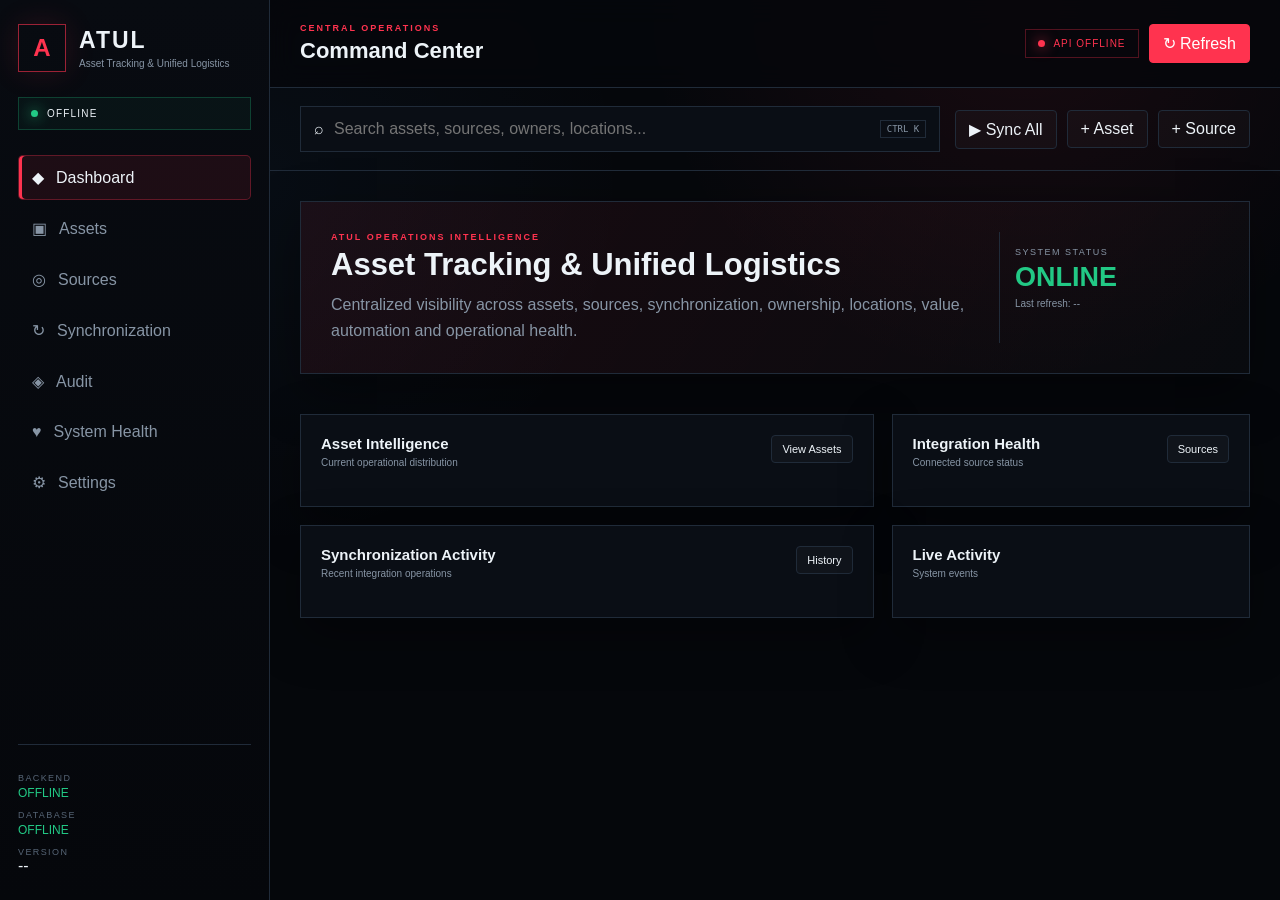
<file: frontend/index.html>
﻿<!DOCTYPE html>
<html lang="en">
<head>
    <meta charset="UTF-8">
    <meta
        name="viewport"
        content="width=device-width, initial-scale=1.0"
    >

    <title>ATUL | Asset Tracking & Unified Logistics</title>

    <meta
        name="description"
        content="ATUL Asset Tracking & Unified Logistics Command Center"
    >

    <link
        rel="stylesheet"
        href="style.css"
    >
</head>

<body>

<div id="app">

    <aside class="sidebar">

        <div class="brand">
            <div class="brand-mark">A</div>

            <div>
                <div class="brand-name">ATUL</div>
                <div class="brand-subtitle">
                    Asset Tracking & Unified Logistics
                </div>
            </div>
        </div>

        <div class="live-status">
            <span class="pulse"></span>
            <span id="liveText">LIVE SYSTEM</span>
        </div>

        <nav id="mainNav">

            <button
                class="nav-item active"
                data-view="dashboard"
            >
                <span>◆</span>
                Dashboard
            </button>

            <button
                class="nav-item"
                data-view="assets"
            >
                <span>▣</span>
                Assets
            </button>

            <button
                class="nav-item"
                data-view="sources"
            >
                <span>◎</span>
                Sources
            </button>

            <button
                class="nav-item"
                data-view="sync"
            >
                <span>↻</span>
                Synchronization
            </button>

            <button
                class="nav-item"
                data-view="audit"
            >
                <span>◈</span>
                Audit
            </button>

            <button
                class="nav-item"
                data-view="health"
            >
                <span>♥</span>
                System Health
            </button>

            <button
                class="nav-item"
                data-view="settings"
            >
                <span>⚙</span>
                Settings
            </button>

        </nav>

        <div class="sidebar-footer">

            <div class="mini-label">BACKEND</div>
            <div id="backendStatus" class="status-text">
                Checking...
            </div>

            <div class="mini-label">DATABASE</div>
            <div id="databaseStatus" class="status-text">
                Checking...
            </div>

            <div class="mini-label">VERSION</div>
            <div id="versionText">
                --
            </div>

        </div>

    </aside>


    <main class="main">

        <header class="topbar">

            <div class="topbar-left">

                <button
                    id="mobileMenu"
                    class="mobile-menu"
                >
                    ☰
                </button>

                <div>
                    <div class="eyebrow">
                        CENTRAL OPERATIONS
                    </div>

                    <h1 id="pageTitle">
                        Command Center
                    </h1>
                </div>

            </div>

            <div class="topbar-actions">

                <div
                    id="connectionBadge"
                    class="connection-badge"
                >
                    <span class="pulse"></span>
                    CONNECTING
                </div>

                <button
                    id="refreshBtn"
                    class="button primary"
                >
                    ↻ Refresh
                </button>

            </div>

        </header>


        <section class="command-strip">

            <div class="global-search">

                <span>⌕</span>

                <input
                    id="globalSearch"
                    type="search"
                    placeholder="Search assets, sources, owners, locations..."
                    autocomplete="off"
                >

                <kbd>CTRL K</kbd>

            </div>

            <div class="command-actions">

                <button
                    class="button"
                    id="runAllBtn"
                >
                    ▶ Sync All
                </button>

                <button
                    class="button"
                    id="addAssetBtn"
                >
                    + Asset
                </button>

                <button
                    class="button"
                    id="addSourceBtn"
                >
                    + Source
                </button>

            </div>

        </section>


        <section id="viewContainer">

            <!-- =================================================
                 DASHBOARD
                 ================================================= -->

            <section
                id="view-dashboard"
                class="view active-view"
            >

                <div class="hero">

                    <div>

                        <div class="eyebrow">
                            ATUL OPERATIONS INTELLIGENCE
                        </div>

                        <h2>
                            Asset Tracking &
                            Unified Logistics
                        </h2>

                        <p>
                            Centralized visibility across
                            assets, sources, synchronization,
                            ownership, locations, value,
                            automation and operational health.
                        </p>

                    </div>

                    <div class="hero-status">
                        <div class="hero-status-label">
                            SYSTEM STATUS
                        </div>

                        <div
                            id="heroSystemStatus"
                            class="hero-status-value"
                        >
                            ONLINE
                        </div>

                        <div id="lastRefresh">
                            Last refresh: --
                        </div>
                    </div>

                </div>


                <div
                    id="kpiGrid"
                    class="kpi-grid"
                ></div>


                <div class="dashboard-grid">

                    <div class="panel large">

                        <div class="panel-header">

                            <div>
                                <div class="panel-title">
                                    Asset Intelligence
                                </div>

                                <div class="panel-subtitle">
                                    Current operational distribution
                                </div>
                            </div>

                            <button
                                class="button small"
                                data-view-button="assets"
                            >
                                View Assets
                            </button>

                        </div>

                        <div
                            id="assetAnalytics"
                            class="analytics-grid"
                        ></div>

                    </div>


                    <div class="panel">

                        <div class="panel-header">

                            <div>
                                <div class="panel-title">
                                    Integration Health
                                </div>

                                <div class="panel-subtitle">
                                    Connected source status
                                </div>
                            </div>

                            <button
                                class="button small"
                                data-view-button="sources"
                            >
                                Sources
                            </button>

                        </div>

                        <div
                            id="sourceAnalytics"
                            class="health-list"
                        ></div>

                    </div>

                </div>


                <div class="dashboard-grid">

                    <div class="panel">

                        <div class="panel-header">

                            <div>
                                <div class="panel-title">
                                    Synchronization Activity
                                </div>

                                <div class="panel-subtitle">
                                    Recent integration operations
                                </div>
                            </div>

                            <button
                                class="button small"
                                data-view-button="sync"
                            >
                                History
                            </button>

                        </div>

                        <div
                            id="syncActivity"
                            class="activity-list"
                        ></div>

                    </div>


                    <div class="panel">

                        <div class="panel-header">

                            <div>
                                <div class="panel-title">
                                    Live Activity
                                </div>

                                <div class="panel-subtitle">
                                    System events
                                </div>
                            </div>

                        </div>

                        <div
                            id="liveActivity"
                            class="activity-list"
                        ></div>

                    </div>

                </div>

            </section>


            <!-- =================================================
                 ASSETS
                 ================================================= -->

            <section
                id="view-assets"
                class="view"
            >

                <div class="section-heading">

                    <div>
                        <div class="eyebrow">
                            ASSET REGISTRY
                        </div>

                        <h2>Assets</h2>

                        <p>
                            Search, monitor, create,
                            update and export assets.
                        </p>
                    </div>

                    <div class="button-row">

                        <button
                            class="button"
                            id="importCsvBtn"
                        >
                            Import CSV
                        </button>

                        <button
                            class="button"
                            id="exportCsvBtn"
                        >
                            Export CSV
                        </button>

                        <button
                            class="button"
                            id="exportJsonBtn"
                        >
                            Export JSON
                        </button>

                        <button
                            class="button"
                            id="printAssetsBtn"
                        >
                            Print
                        </button>

                        <button
                            class="button primary"
                            id="assetsAddBtn"
                        >
                            + Add Asset
                        </button>

                    </div>

                </div>


                <input
                    id="csvInput"
                    type="file"
                    accept=".csv"
                    hidden
                >


                <div class="filter-panel">

                    <input
                        id="assetSearch"
                        class="filter-input"
                        placeholder="Search assets..."
                    >

                    <select
                        id="assetStatusFilter"
                        class="filter-input"
                    >
                        <option value="">All Statuses</option>
                        <option value="active">Active</option>
                        <option value="maintenance">Maintenance</option>
                        <option value="retired">Retired</option>
                        <option value="inactive">Inactive</option>
                    </select>

                    <input
                        id="assetTypeFilter"
                        class="filter-input"
                        placeholder="Type"
                    >

                    <input
                        id="locationFilter"
                        class="filter-input"
                        placeholder="Location"
                    >

                    <input
                        id="ownerFilter"
                        class="filter-input"
                        placeholder="Owner"
                    >

                    <input
                        id="minValueFilter"
                        class="filter-input"
                        type="number"
                        placeholder="Min value"
                    >

                    <input
                        id="maxValueFilter"
                        class="filter-input"
                        type="number"
                        placeholder="Max value"
                    >

                    <select
                        id="assetSort"
                        class="filter-input"
                    >
                        <option value="id">Sort: ID</option>
                        <option value="name">Sort: Name</option>
                        <option value="value">Sort: Value</option>
                        <option value="status">Sort: Status</option>
                        <option value="location">Sort: Location</option>
                    </select>

                    <button
                        class="button"
                        id="resetAssetFilters"
                    >
                        Reset
                    </button>

                </div>


                <div
                    id="assetTable"
                    class="table-panel"
                ></div>


                <div class="pagination">

                    <button
                        class="button small"
                        id="assetPrev"
                    >
                        ← Previous
                    </button>

                    <span id="assetPageInfo">
                        Page 1
                    </span>

                    <button
                        class="button small"
                        id="assetNext"
                    >
                        Next →
                    </button>

                    <select
                        id="assetPageSize"
                        class="page-size"
                    >
                        <option>10</option>
                        <option>25</option>
                        <option>50</option>
                        <option>100</option>
                    </select>

                </div>

            </section>


            <!-- =================================================
                 SOURCES
                 ================================================= -->

            <section
                id="view-sources"
                class="view"
            >

                <div class="section-heading">

                    <div>
                        <div class="eyebrow">
                            INTEGRATION NETWORK
                        </div>

                        <h2>Connected Sources</h2>

                        <p>
                            Monitor websites, APIs and
                            external data sources.
                        </p>
                    </div>

                    <div class="button-row">

                        <button
                            class="button"
                            id="refreshSourcesBtn"
                        >
                            ↻ Refresh
                        </button>

                        <button
                            class="button primary"
                            id="sourcesAddBtn"
                        >
                            + Add Source
                        </button>

                    </div>

                </div>


                <div class="filter-panel">

                    <input
                        id="sourceSearch"
                        class="filter-input"
                        placeholder="Search sources..."
                    >

                    <select
                        id="sourceEnabledFilter"
                        class="filter-input"
                    >
                        <option value="">All Sources</option>
                        <option value="true">Enabled</option>
                        <option value="false">Disabled</option>
                    </select>

                    <select
                        id="sourceTypeFilter"
                        class="filter-input"
                    >
                        <option value="">All Types</option>
                        <option value="http_json">HTTP JSON</option>
                        <option value="http">HTTP</option>
                        <option value="website">Website</option>
                    </select>

                </div>


                <div
                    id="sourceCards"
                    class="source-grid"
                ></div>

            </section>


            <!-- =================================================
                 SYNCHRONIZATION
                 ================================================= -->

            <section
                id="view-sync"
                class="view"
            >

                <div class="section-heading">

                    <div>
                        <div class="eyebrow">
                            DATA SYNCHRONIZATION
                        </div>

                        <h2>Synchronization Center</h2>

                        <p>
                            Track every synchronization
                            operation and change.
                        </p>
                    </div>

                    <button
                        class="button primary"
                        id="syncNowPageBtn"
                    >
                        ▶ Synchronize All
                    </button>

                </div>


                <div
                    id="syncStats"
                    class="mini-kpi-grid"
                ></div>


                <div class="panel">

                    <div class="panel-header">

                        <div>
                            <div class="panel-title">
                                Synchronization History
                            </div>

                            <div class="panel-subtitle">
                                External source activity
                            </div>
                        </div>

                    </div>

                    <div
                        id="syncTable"
                        class="table-panel embedded"
                    ></div>

                </div>

            </section>


            <!-- =================================================
                 AUDIT
                 ================================================= -->

            <section
                id="view-audit"
                class="view"
            >

                <div class="section-heading">

                    <div>
                        <div class="eyebrow">
                            GOVERNANCE
                        </div>

                        <h2>Audit Center</h2>

                        <p>
                            Track asset creation, updates,
                            deletion and synchronization events.
                        </p>
                    </div>

                </div>


                <div class="filter-panel">

                    <input
                        id="auditSearch"
                        class="filter-input"
                        placeholder="Asset code..."
                    >

                    <select
                        id="auditActionFilter"
                        class="filter-input"
                    >
                        <option value="">All Actions</option>
                        <option value="CREATE">CREATE</option>
                        <option value="UPDATE">UPDATE</option>
                        <option value="DELETE">DELETE</option>
                        <option value="SYNC_CREATE">SYNC_CREATE</option>
                        <option value="SYNC_UPDATE">SYNC_UPDATE</option>
                    </select>

                </div>


                <div
                    id="auditTable"
                    class="table-panel"
                ></div>

            </section>


            <!-- =================================================
                 HEALTH
                 ================================================= -->

            <section
                id="view-health"
                class="view"
            >

                <div class="section-heading">

                    <div>
                        <div class="eyebrow">
                            OPERATIONS MONITOR
                        </div>

                        <h2>System Health</h2>

                        <p>
                            Live status of ATUL infrastructure.
                        </p>
                    </div>

                    <button
                        class="button"
                        id="healthRefreshBtn"
                    >
                        ↻ Check Health
                    </button>

                </div>


                <div
                    id="healthCards"
                    class="health-grid"
                ></div>


                <div class="dashboard-grid">

                    <div class="panel">

                        <div class="panel-title">
                            Scheduler
                        </div>

                        <div
                            id="schedulerDetails"
                            class="detail-box"
                        ></div>

                    </div>

                    <div class="panel">

                        <div class="panel-title">
                            Change Detection
                        </div>

                        <div
                            id="changeDetails"
                            class="detail-box"
                        ></div>

                    </div>

                </div>

            </section>


            <!-- =================================================
                 SETTINGS
                 ================================================= -->

            <section
                id="view-settings"
                class="view"
            >

                <div class="section-heading">

                    <div>
                        <div class="eyebrow">
                            PLATFORM CONFIGURATION
                        </div>

                        <h2>Settings</h2>

                        <p>
                            Local command center preferences.
                        </p>
                    </div>

                </div>


                <div class="settings-grid">

                    <div class="panel">

                        <div class="panel-title">
                            Connection
                        </div>

                        <label>
                            Backend URL
                            <input
                                id="backendUrlInput"
                                class="setting-input"
                                value="http://127.0.0.1:8000"
                            >
                        </label>

                        <button
                            class="button primary"
                            id="saveBackendUrl"
                        >
                            Save Backend URL
                        </button>

                    </div>


                    <div class="panel">

                        <div class="panel-title">
                            Automatic Refresh
                        </div>

                        <label>
                            Refresh interval
                            <select
                                id="refreshInterval"
                                class="setting-input"
                            >
                                <option value="10000">
                                    10 seconds
                                </option>

                                <option
                                    value="30000"
                                    selected
                                >
                                    30 seconds
                                </option>

                                <option value="60000">
                                    60 seconds
                                </option>

                                <option value="0">
                                    Disabled
                                </option>
                            </select>
                        </label>

                        <button
                            class="button"
                            id="applyRefresh"
                        >
                            Apply
                        </button>

                    </div>


                    <div class="panel">

                        <div class="panel-title">
                            Platform
                        </div>

                        <div class="detail-box">
                            <div>
                                <span>Application</span>
                                <strong>ATUL</strong>
                            </div>

                            <div>
                                <span>Full Name</span>
                                <strong>
                                    Asset Tracking & Unified Logistics
                                </strong>
                            </div>

                            <div>
                                <span>Frontend</span>
                                <strong>
                                    http://127.0.0.1:5500/
                                </strong>
                            </div>

                            <div>
                                <span>API Docs</span>
                                <strong>
                                    http://127.0.0.1:8000/docs
                                </strong>
                            </div>
                        </div>

                    </div>

                </div>

            </section>

        </section>

    </main>

</div>


<!-- ============================================================
     MODAL
     ============================================================ -->

<div
    id="modalBackdrop"
    class="modal-backdrop hidden"
>

    <div
        id="modal"
        class="modal"
    >

        <div class="modal-header">

            <div>
                <div
                    id="modalEyebrow"
                    class="eyebrow"
                >
                    ATUL
                </div>

                <h3 id="modalTitle">
                    Details
                </h3>
            </div>

            <button
                id="modalClose"
                class="modal-close"
            >
                ×
            </button>

        </div>

        <div
            id="modalBody"
            class="modal-body"
        ></div>

        <div
            id="modalFooter"
            class="modal-footer"
        ></div>

    </div>

</div>


<div
    id="toastContainer"
    class="toast-container"
></div>


<script src="app.js"></script>

</body>
</html>
</file>
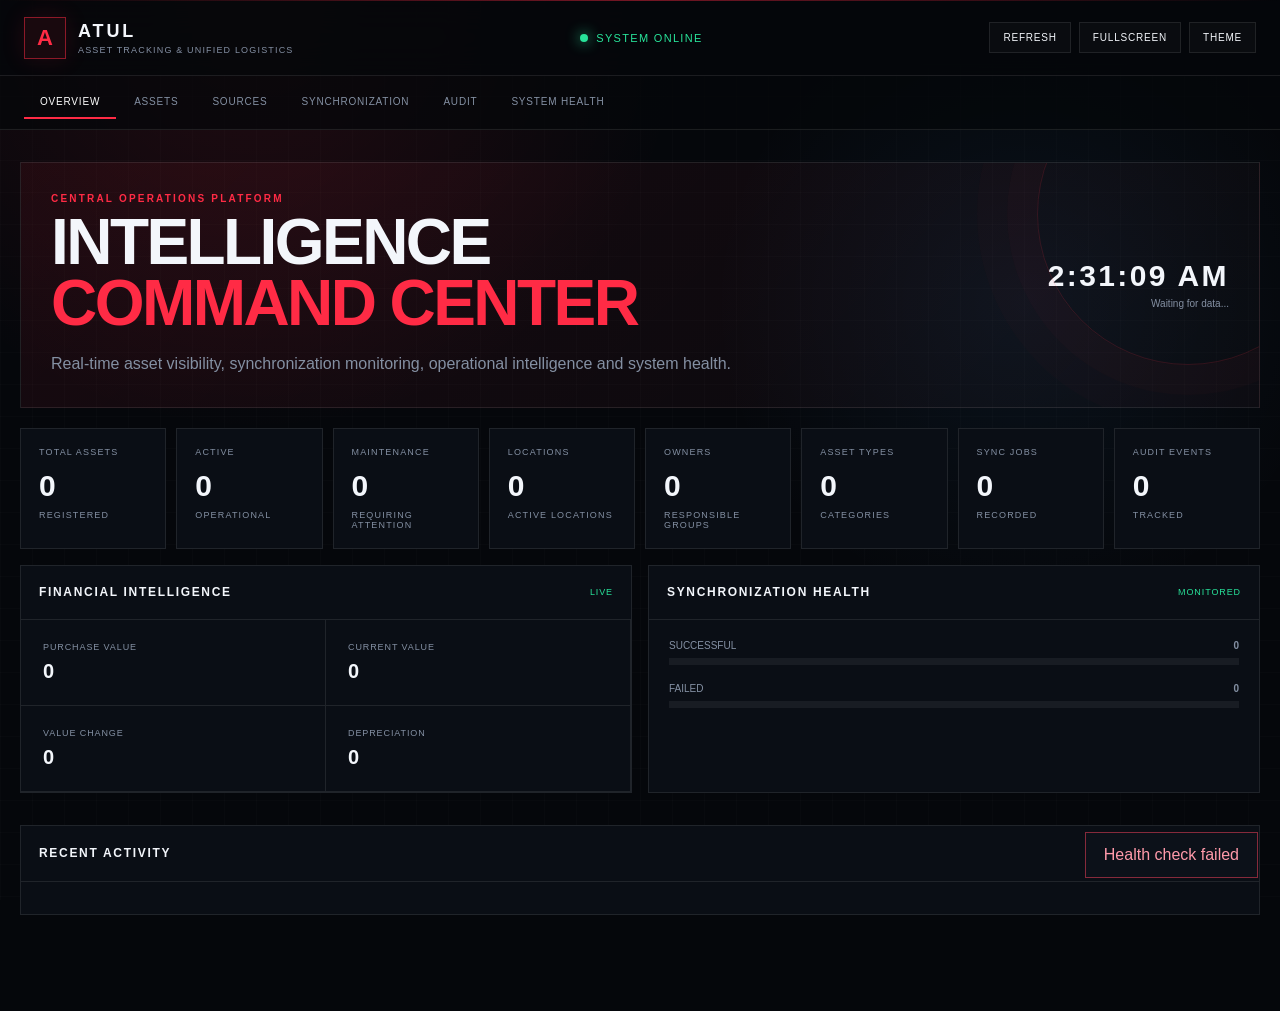
<file: frontend/command-center.html>
﻿<!DOCTYPE html>
<html lang="en">
<head>
<meta charset="UTF-8">
<meta name="viewport" content="width=device-width, initial-scale=1.0">
<title>ATUL | Intelligence Command Center</title>
<link rel="stylesheet" href="command/command-center.css">
</head>

<body>

<div class="scanline"></div>

<header class="topbar">

    <div class="brand">
        <div class="brand-mark">A</div>
        <div>
            <div class="brand-name">ATUL</div>
            <div class="brand-subtitle">
                ASSET TRACKING & UNIFIED LOGISTICS
            </div>
        </div>
    </div>

    <div class="system-status">
        <span class="status-dot"></span>
        <span id="systemStatus">SYSTEM ONLINE</span>
    </div>

    <div class="top-actions">
        <button id="refreshButton">REFRESH</button>
        <button id="fullscreenButton">FULLSCREEN</button>
        <button id="themeButton">THEME</button>
    </div>

</header>

<nav class="navigation">

    <button class="nav-button active" data-section="overview">
        OVERVIEW
    </button>

    <button class="nav-button" data-section="assets">
        ASSETS
    </button>

    <button class="nav-button" data-section="sources">
        SOURCES
    </button>

    <button class="nav-button" data-section="sync">
        SYNCHRONIZATION
    </button>

    <button class="nav-button" data-section="audit">
        AUDIT
    </button>

    <button class="nav-button" data-section="health">
        SYSTEM HEALTH
    </button>

</nav>

<main>

<section id="overview" class="dashboard-section active">

    <div class="hero">

        <div>
            <div class="eyebrow">CENTRAL OPERATIONS PLATFORM</div>

            <h1>
                INTELLIGENCE
                <span>COMMAND CENTER</span>
            </h1>

            <p>
                Real-time asset visibility, synchronization monitoring,
                operational intelligence and system health.
            </p>
        </div>

        <div class="live-clock">
            <div id="liveClock">--:--:--</div>
            <small id="lastUpdated">Waiting for data...</small>
        </div>

    </div>

    <div class="kpi-grid">

        <div class="kpi">
            <span>TOTAL ASSETS</span>
            <strong id="totalAssets">0</strong>
            <small>REGISTERED</small>
        </div>

        <div class="kpi">
            <span>ACTIVE</span>
            <strong id="activeAssets">0</strong>
            <small>OPERATIONAL</small>
        </div>

        <div class="kpi">
            <span>MAINTENANCE</span>
            <strong id="maintenanceAssets">0</strong>
            <small>REQUIRING ATTENTION</small>
        </div>

        <div class="kpi">
            <span>LOCATIONS</span>
            <strong id="locationCount">0</strong>
            <small>ACTIVE LOCATIONS</small>
        </div>

        <div class="kpi">
            <span>OWNERS</span>
            <strong id="ownerCount">0</strong>
            <small>RESPONSIBLE GROUPS</small>
        </div>

        <div class="kpi">
            <span>ASSET TYPES</span>
            <strong id="typeCount">0</strong>
            <small>CATEGORIES</small>
        </div>

        <div class="kpi">
            <span>SYNC JOBS</span>
            <strong id="syncCount">0</strong>
            <small>RECORDED</small>
        </div>

        <div class="kpi">
            <span>AUDIT EVENTS</span>
            <strong id="auditCount">0</strong>
            <small>TRACKED</small>
        </div>

    </div>

    <div class="panel-grid">

        <div class="panel">

            <div class="panel-header">
                <h2>FINANCIAL INTELLIGENCE</h2>
                <span class="panel-live">LIVE</span>
            </div>

            <div class="financial-grid">

                <div>
                    <span>PURCHASE VALUE</span>
                    <strong id="purchaseValue">0</strong>
                </div>

                <div>
                    <span>CURRENT VALUE</span>
                    <strong id="currentValue">0</strong>
                </div>

                <div>
                    <span>VALUE CHANGE</span>
                    <strong id="valueChange">0</strong>
                </div>

                <div>
                    <span>DEPRECIATION</span>
                    <strong id="depreciation">0</strong>
                </div>

            </div>

        </div>

        <div class="panel">

            <div class="panel-header">
                <h2>SYNCHRONIZATION HEALTH</h2>
                <span class="panel-live">MONITORED</span>
            </div>

            <div class="health-meter">

                <div class="meter-label">
                    <span>SUCCESSFUL</span>
                    <strong id="syncSuccess">0</strong>
                </div>

                <div class="meter">
                    <div id="syncSuccessBar"></div>
                </div>

                <div class="meter-label">
                    <span>FAILED</span>
                    <strong id="syncFailed">0</strong>
                </div>

                <div class="meter failed-meter">
                    <div id="syncFailedBar"></div>
                </div>

            </div>

        </div>

    </div>

    <div class="panel">

        <div class="panel-header">
            <h2>RECENT ACTIVITY</h2>
            <button id="exportActivity">EXPORT</button>
        </div>

        <div id="activityTimeline" class="timeline"></div>

    </div>

</section>

<section id="assets" class="dashboard-section">

    <div class="section-heading">

        <div>
            <div class="eyebrow">REGISTRY</div>
            <h2>ASSET INTELLIGENCE</h2>
        </div>

        <div class="search-box">
            <input
                id="assetSearch"
                type="search"
                placeholder="Search assets..."
            >
        </div>

    </div>

    <div class="asset-summary">

        <div class="mini-card">
            <span>VISIBLE</span>
            <strong id="visibleAssets">0</strong>
        </div>

        <div class="mini-card">
            <span>ACTIVE</span>
            <strong id="assetActiveMini">0</strong>
        </div>

        <div class="mini-card">
            <span>MAINTENANCE</span>
            <strong id="assetMaintenanceMini">0</strong>
        </div>

    </div>

    <div class="panel">

        <div class="table-wrapper">

            <table>

                <thead>
                    <tr>
                        <th>ID</th>
                        <th>ASSET CODE</th>
                        <th>NAME</th>
                        <th>TYPE</th>
                        <th>STATUS</th>
                        <th>LOCATION</th>
                        <th>OWNER</th>
                        <th>VALUE</th>
                    </tr>
                </thead>

                <tbody id="assetTable"></tbody>

            </table>

        </div>

    </div>

</section>

<section id="sources" class="dashboard-section">

    <div class="section-heading">

        <div>
            <div class="eyebrow">INTEGRATION NETWORK</div>
            <h2>CONNECTED SOURCES</h2>
        </div>

        <button id="addSourceButton" class="primary-button">
            + ADD SOURCE
        </button>

    </div>

    <div class="source-summary">

        <div class="mini-card">
            <span>TOTAL SOURCES</span>
            <strong id="sourceTotal">0</strong>
        </div>

        <div class="mini-card">
            <span>ONLINE</span>
            <strong id="sourceOnline">0</strong>
        </div>

        <div class="mini-card">
            <span>OFFLINE</span>
            <strong id="sourceOffline">0</strong>
        </div>

        <div class="mini-card">
            <span>ENABLED</span>
            <strong id="sourceEnabled">0</strong>
        </div>

    </div>

    <div id="sourceGrid" class="source-grid"></div>

</section>

<section id="sync" class="dashboard-section">

    <div class="section-heading">

        <div>
            <div class="eyebrow">DATA MOVEMENT</div>
            <h2>SYNCHRONIZATION CENTER</h2>
        </div>

        <button id="syncAllButton" class="primary-button">
            SYNC ALL
        </button>

    </div>

    <div class="panel">

        <div class="table-wrapper">

            <table>

                <thead>
                    <tr>
                        <th>TIME</th>
                        <th>SOURCE</th>
                        <th>TYPE</th>
                        <th>STATUS</th>
                        <th>FOUND</th>
                        <th>CREATED</th>
                        <th>UPDATED</th>
                        <th>FAILED</th>
                        <th>MESSAGE</th>
                    </tr>
                </thead>

                <tbody id="syncTable"></tbody>

            </table>

        </div>

    </div>

</section>

<section id="audit" class="dashboard-section">

    <div class="section-heading">

        <div>
            <div class="eyebrow">TRACEABILITY</div>
            <h2>AUDIT INTELLIGENCE</h2>
        </div>

        <button id="exportAudit" class="primary-button">
            EXPORT AUDIT
        </button>

    </div>

    <div class="audit-filters">

        <input
            id="auditSearch"
            type="search"
            placeholder="Filter audit events..."
        >

        <select id="auditAction">
            <option value="">ALL ACTIONS</option>
            <option value="CREATE">CREATE</option>
            <option value="UPDATE">UPDATE</option>
            <option value="DELETE">DELETE</option>
            <option value="SYNC">SYNC</option>
        </select>

    </div>

    <div class="panel">

        <div class="table-wrapper">

            <table>

                <thead>
                    <tr>
                        <th>TIME</th>
                        <th>ACTION</th>
                        <th>ENTITY</th>
                        <th>ASSET</th>
                        <th>SOURCE</th>
                        <th>DESCRIPTION</th>
                    </tr>
                </thead>

                <tbody id="auditTable"></tbody>

            </table>

        </div>

    </div>

</section>

<section id="health" class="dashboard-section">

    <div class="section-heading">

        <div>
            <div class="eyebrow">INFRASTRUCTURE</div>
            <h2>SYSTEM HEALTH</h2>
        </div>

        <button id="healthRefresh" class="primary-button">
            RUN HEALTH CHECK
        </button>

    </div>

    <div class="health-grid">

        <div class="health-card">
            <span>API</span>
            <strong id="healthApi">CHECKING</strong>
            <small>FASTAPI SERVICE</small>
        </div>

        <div class="health-card">
            <span>DATABASE</span>
            <strong id="healthDatabase">CHECKING</strong>
            <small>POSTGRESQL</small>
        </div>

        <div class="health-card">
            <span>ASSET STORE</span>
            <strong id="healthAssets">0</strong>
            <small>RECORDS</small>
        </div>

        <div class="health-card">
            <span>AUDIT STORE</span>
            <strong id="healthAudit">0</strong>
            <small>EVENTS</small>
        </div>

        <div class="health-card">
            <span>SYNC STORE</span>
            <strong id="healthSync">0</strong>
            <small>RECORDS</small>
        </div>

        <div class="health-card">
            <span>LAST CHECK</span>
            <strong id="healthTime">--</strong>
            <small>SYSTEM TIME</small>
        </div>

    </div>

    <div class="panel">

        <div class="panel-header">
            <h2>OPERATIONAL CAPABILITIES</h2>
        </div>

        <div class="capability-grid">

            <div>✓ Asset Registry</div>
            <div>✓ Asset Search</div>
            <div>✓ Asset Filtering</div>
            <div>✓ Asset Statistics</div>
            <div>✓ Source Registry</div>
            <div>✓ HTTP Integration</div>
            <div>✓ Web Scraping</div>
            <div>✓ Change Detection</div>
            <div>✓ Synchronization Engine</div>
            <div>✓ Scheduler</div>
            <div>✓ Audit Trail</div>
            <div>✓ PostgreSQL</div>
            <div>✓ API Monitoring</div>
            <div>✓ Data Export</div>
            <div>✓ Real-Time Refresh</div>
            <div>✓ Operational Dashboard</div>
            <div>✓ Financial Intelligence</div>
            <div>✓ Source Monitoring</div>
            <div>✓ Error Monitoring</div>
            <div>✓ System Health</div>

        </div>

    </div>

</section>

</main>

<div id="notification" class="notification"></div>

<div id="sourceModal" class="modal">

    <div class="modal-content">

        <div class="modal-header">
            <h2>ADD DATA SOURCE</h2>
            <button id="closeSourceModal">×</button>
        </div>

        <form id="sourceForm">

            <label>
                Source ID
                <input id="sourceId" required>
            </label>

            <label>
                Source Name
                <input id="sourceName" required>
            </label>

            <label>
                Source Type
                <select id="sourceType">
                    <option value="http_json">HTTP JSON</option>
                    <option value="http">HTTP</option>
                    <option value="scraper">WEB SCRAPER</option>
                </select>
            </label>

            <label>
                URL
                <input id="sourceUrl" type="url" required>
            </label>

            <label>
                Schedule Minutes
                <input id="sourceSchedule" type="number" min="1" value="5">
            </label>

            <label>
                Asset Code Field
                <input id="mapAssetCode" value="id">
            </label>

            <label>
                Asset Name Field
                <input id="mapAssetName" value="title">
            </label>

            <label>
                Description Field
                <input id="mapDescription" value="body">
            </label>

            <div class="form-actions">

                <button type="button" id="cancelSource">
                    CANCEL
                </button>

                <button type="submit" class="primary-button">
                    CREATE SOURCE
                </button>

            </div>

        </form>

    </div>

</div>

<script src="command/command-center.js"></script>

</body>
</html>
</file>
<file: frontend/style.css>
﻿:root {
    --bg: #05070b;
    --panel: #0a0e15;
    --panel-2: #0d131d;
    --border: #202b39;
    --text: #edf3f8;
    --muted: #8795a5;
    --accent: #ff334f;
    --accent-2: #ff6a7c;
    --good: #22c985;
    --warning: #f5b942;
    --danger: #ff334f;
    --info: #49a7ff;
    --shadow:
        0 18px 50px
        rgba(0,0,0,.35);
}

* {
    box-sizing: border-box;
}

html {
    scroll-behavior: smooth;
}

body {
    margin: 0;
    background:
        radial-gradient(
            circle at 80% 0%,
            rgba(255,51,79,.08),
            transparent 28%
        ),
        radial-gradient(
            circle at 20% 20%,
            rgba(73,167,255,.04),
            transparent 30%
        ),
        var(--bg);
    color: var(--text);
    font-family:
        Inter,
        Segoe UI,
        Arial,
        sans-serif;
    min-height: 100vh;
}

button,
input,
select,
textarea {
    font: inherit;
}

button {
    cursor: pointer;
}

button:focus,
input:focus,
select:focus,
textarea:focus {
    outline:
        1px solid
        var(--accent);
    outline-offset: 2px;
}

#app {
    min-height: 100vh;
    display: flex;
}

.sidebar {
    width: 270px;
    min-height: 100vh;
    position: fixed;
    left: 0;
    top: 0;
    bottom: 0;
    background:
        linear-gradient(
            180deg,
            #080b11,
            #05070b
        );
    border-right:
        1px solid
        var(--border);
    padding: 24px 18px;
    z-index: 100;
}

.brand {
    display: flex;
    gap: 13px;
    align-items: center;
    margin-bottom: 25px;
}

.brand-mark {
    width: 48px;
    height: 48px;
    display: grid;
    place-items: center;
    border:
        1px solid
        rgba(255,51,79,.6);
    color: var(--accent);
    font-size: 24px;
    font-weight: 900;
    box-shadow:
        0 0 30px
        rgba(255,51,79,.13);
}

.brand-name {
    font-size: 23px;
    font-weight: 900;
    letter-spacing: 2px;
}

.brand-subtitle {
    color: var(--muted);
    font-size: 10px;
    line-height: 1.3;
    margin-top: 3px;
}

.live-status {
    display: flex;
    align-items: center;
    gap: 9px;
    border:
        1px solid
        rgba(34,201,133,.25);
    background:
        rgba(34,201,133,.05);
    padding: 10px 12px;
    font-size: 10px;
    letter-spacing: 1.2px;
    margin-bottom: 25px;
}

.pulse {
    width: 7px;
    height: 7px;
    border-radius: 50%;
    background: var(--good);
    box-shadow:
        0 0 14px
        var(--good);
    animation:
        pulse 1.6s infinite;
}

@keyframes pulse {
    0%,100% {
        opacity: .45;
        transform: scale(.8);
    }

    50% {
        opacity: 1;
        transform: scale(1);
    }
}

nav {
    display: grid;
    gap: 6px;
}

.nav-item {
    width: 100%;
    border: 1px solid transparent;
    background: transparent;
    color: var(--muted);
    text-align: left;
    padding: 12px 13px;
    display: flex;
    align-items: center;
    gap: 12px;
    border-radius: 5px;
    transition: .2s;
}

.nav-item:hover {
    background:
        rgba(255,255,255,.03);
    color: var(--text);
    border-color:
        var(--border);
}

.nav-item.active {
    background:
        rgba(255,51,79,.09);
    color: var(--text);
    border-color:
        rgba(255,51,79,.3);
    box-shadow:
        inset 3px 0 0
        var(--accent);
}

.sidebar-footer {
    position: absolute;
    left: 18px;
    right: 18px;
    bottom: 25px;
    border-top:
        1px solid
        var(--border);
    padding-top: 18px;
}

.mini-label {
    color: #566576;
    font-size: 9px;
    letter-spacing: 1.4px;
    margin-top: 10px;
}

.status-text {
    color: var(--good);
    font-size: 12px;
    margin-top: 3px;
}

.main {
    width: calc(100% - 270px);
    margin-left: 270px;
    min-height: 100vh;
}

.topbar {
    min-height: 88px;
    padding: 18px 30px;
    display: flex;
    justify-content: space-between;
    align-items: center;
    border-bottom:
        1px solid
        var(--border);
    background:
        rgba(5,7,11,.82);
    backdrop-filter:
        blur(14px);
    position: sticky;
    top: 0;
    z-index: 50;
}

.topbar-left,
.topbar-actions,
.button-row,
.command-actions {
    display: flex;
    align-items: center;
    gap: 10px;
}

.eyebrow {
    color: var(--accent);
    font-size: 9px;
    font-weight: 800;
    letter-spacing: 2px;
    margin-bottom: 5px;
}

h1,
h2,
h3,
p {
    margin-top: 0;
}

h1 {
    font-size: 22px;
    margin-bottom: 0;
}

h2 {
    font-size: 31px;
    margin-bottom: 9px;
}

h3 {
    font-size: 17px;
    margin: 12px 0 4px;
}

p {
    color: var(--muted);
    line-height: 1.6;
}

.connection-badge {
    display: flex;
    align-items: center;
    gap: 8px;
    padding: 8px 12px;
    border:
        1px solid
        var(--border);
    color: var(--muted);
    font-size: 10px;
    letter-spacing: 1px;
}

.connection-badge.online {
    color: var(--good);
    border-color:
        rgba(34,201,133,.25);
}

.connection-badge.offline {
    color: var(--danger);
    border-color:
        rgba(255,51,79,.3);
}

.connection-badge.offline .pulse {
    background:
        var(--danger);
    box-shadow:
        0 0 14px
        var(--danger);
}

.button {
    border:
        1px solid
        var(--border);
    background:
        rgba(255,255,255,.025);
    color: var(--text);
    padding: 9px 13px;
    border-radius: 4px;
    transition: .2s;
}

.button:hover {
    border-color:
        rgba(255,255,255,.25);
    background:
        rgba(255,255,255,.06);
}

.button.primary {
    background:
        var(--accent);
    border-color:
        var(--accent);
    color: white;
}

.button.primary:hover {
    background:
        var(--accent-2);
}

.button.small {
    font-size: 11px;
    padding: 7px 10px;
}

.button.danger-button {
    color: var(--danger);
}

.command-strip {
    padding: 18px 30px;
    display: flex;
    gap: 15px;
    justify-content: space-between;
    border-bottom:
        1px solid
        var(--border);
}

.global-search {
    flex: 1;
    max-width: 680px;
    display: flex;
    align-items: center;
    gap: 10px;
    background:
        var(--panel);
    border:
        1px solid
        var(--border);
    padding: 0 13px;
}

.global-search input {
    flex: 1;
    min-width: 0;
    background: transparent;
    border: 0;
    color: var(--text);
    padding: 13px 0;
}

.global-search kbd {
    color: var(--muted);
    border:
        1px solid
        var(--border);
    padding: 3px 6px;
    font-size: 9px;
}

.view {
    display: none;
    padding: 30px;
}

.active-view {
    display: block;
}

.hero {
    padding: 30px;
    border:
        1px solid
        var(--border);
    background:
        linear-gradient(
            120deg,
            rgba(255,51,79,.08),
            rgba(255,255,255,.015)
        );
    display: flex;
    justify-content: space-between;
    gap: 30px;
    margin-bottom: 20px;
    box-shadow:
        var(--shadow);
}

.hero p {
    max-width: 760px;
    margin-bottom: 0;
}

.hero-status {
    min-width: 220px;
    padding: 15px;
    border-left:
        1px solid
        var(--border);
}

.hero-status-label {
    font-size: 9px;
    color: var(--muted);
    letter-spacing: 1.5px;
}

.hero-status-value {
    color: var(--good);
    font-size: 27px;
    font-weight: 900;
    margin: 5px 0;
}

.hero-status div:last-child {
    color: var(--muted);
    font-size: 10px;
}

.kpi-grid {
    display: grid;
    grid-template-columns:
        repeat(
            5,
            minmax(0,1fr)
        );
    gap: 12px;
    margin-bottom: 20px;
}

.kpi-card {
    min-height: 125px;
    padding: 18px;
    background:
        var(--panel);
    border:
        1px solid
        var(--border);
    position: relative;
    overflow: hidden;
}

.kpi-card::after {
    content: "";
    position: absolute;
    width: 90px;
    height: 90px;
    right: -35px;
    bottom: -35px;
    border-radius: 50%;
    background:
        rgba(255,51,79,.06);
}

.kpi-card.good::after {
    background:
        rgba(34,201,133,.06);
}

.kpi-card.warning::after {
    background:
        rgba(245,185,66,.06);
}

.kpi-label {
    color: var(--muted);
    font-size: 9px;
    letter-spacing: 1.4px;
}

.kpi-value {
    font-size: 31px;
    font-weight: 900;
    margin: 10px 0 4px;
}

.kpi-note {
    color: #647486;
    font-size: 10px;
}

.dashboard-grid {
    display: grid;
    grid-template-columns:
        1.6fr 1fr;
    gap: 18px;
    margin-bottom: 18px;
}

.panel {
    background:
        var(--panel);
    border:
        1px solid
        var(--border);
    padding: 20px;
    box-shadow:
        var(--shadow);
}

.panel.large {
    min-width: 0;
}

.panel-header {
    display: flex;
    justify-content: space-between;
    align-items: flex-start;
    gap: 15px;
    margin-bottom: 18px;
}

.panel-title {
    font-weight: 800;
    font-size: 15px;
}

.panel-subtitle {
    color: var(--muted);
    font-size: 10px;
    margin-top: 5px;
}

.analytics-grid {
    display: grid;
    grid-template-columns:
        repeat(3,1fr);
    gap: 12px;
}

.analytics-card {
    background:
        var(--panel-2);
    border:
        1px solid
        var(--border);
    padding: 15px;
}

.analytics-title {
    font-size: 9px;
    letter-spacing: 1.3px;
    color: var(--muted);
    margin-bottom: 15px;
}

.bar-row {
    display: grid;
    grid-template-columns:
        90px 1fr 28px;
    gap: 7px;
    align-items: center;
    margin: 9px 0;
    font-size: 10px;
}

.bar-label {
    overflow: hidden;
    text-overflow: ellipsis;
    white-space: nowrap;
}

.bar-track {
    height: 6px;
    background:
        #161e28;
    overflow: hidden;
}

.bar-fill {
    height: 100%;
    background:
        linear-gradient(
            90deg,
            var(--accent),
            var(--accent-2)
        );
}

.bar-value {
    color: var(--muted);
    text-align: right;
}

.health-list,
.activity-list {
    display: grid;
    gap: 7px;
}

.health-row,
.activity-row {
    display: flex;
    align-items: center;
    gap: 12px;
    padding: 11px;
    background:
        var(--panel-2);
    border:
        1px solid
        var(--border);
}

.health-row > div,
.activity-content {
    flex: 1;
    min-width: 0;
}

.health-row strong,
.activity-content strong {
    display: block;
    font-size: 11px;
}

.health-row small,
.activity-content small {
    color: var(--muted);
    font-size: 9px;
    display: block;
    margin-top: 4px;
    white-space: nowrap;
    overflow: hidden;
    text-overflow: ellipsis;
}

.activity-icon {
    width: 27px;
    height: 27px;
    display: grid;
    place-items: center;
    background:
        rgba(255,51,79,.08);
    color: var(--accent);
}

.status-pill {
    display: inline-flex;
    align-items: center;
    justify-content: center;
    padding: 4px 7px;
    font-size: 8px;
    letter-spacing: .8px;
    text-transform: uppercase;
    border:
        1px solid
        rgba(34,201,133,.25);
    color: var(--good);
    background:
        rgba(34,201,133,.05);
}

.status-pill.warning {
    color: var(--warning);
    border-color:
        rgba(245,185,66,.3);
    background:
        rgba(245,185,66,.05);
}

.status-pill.failed {
    color: var(--danger);
    border-color:
        rgba(255,51,79,.3);
    background:
        rgba(255,51,79,.05);
}

.status-pill.disabled {
    color: var(--muted);
    border-color:
        var(--border);
    background:
        rgba(255,255,255,.02);
}

.section-heading {
    display: flex;
    justify-content: space-between;
    gap: 20px;
    align-items: flex-start;
    margin-bottom: 22px;
}

.filter-panel {
    display: flex;
    flex-wrap: wrap;
    gap: 8px;
    padding: 12px;
    background:
        var(--panel);
    border:
        1px solid
        var(--border);
    margin-bottom: 14px;
}

.filter-input,
.setting-input,
.form-grid input,
.form-grid select,
.form-grid textarea {
    background:
        #080c12;
    color: var(--text);
    border:
        1px solid
        var(--border);
    padding: 10px 11px;
    min-width: 145px;
}

.form-grid textarea {
    min-height: 110px;
    resize: vertical;
}

.table-panel {
    background:
        var(--panel);
    border:
        1px solid
        var(--border);
    overflow: hidden;
}

.table-panel.embedded {
    border: 0;
}

.table-scroll {
    overflow-x: auto;
}

table {
    width: 100%;
    border-collapse: collapse;
    min-width: 980px;
}

th {
    text-align: left;
    color: #708093;
    font-size: 8px;
    letter-spacing: 1.3px;
    text-transform: uppercase;
    padding: 13px;
    background:
        #080c12;
    border-bottom:
        1px solid
        var(--border);
}

td {
    padding: 13px;
    border-bottom:
        1px solid
        rgba(255,255,255,.04);
    color: #dbe4eb;
    font-size: 10px;
    vertical-align: middle;
}

td small {
    display: block;
    color: var(--muted);
    margin-top: 3px;
    font-size: 9px;
}

tr:hover td {
    background:
        rgba(255,255,255,.015);
}

.message-cell {
    max-width: 300px;
    white-space: nowrap;
    overflow: hidden;
    text-overflow: ellipsis;
}

.table-actions {
    display: flex;
    gap: 5px;
}

.icon-button {
    width: 27px;
    height: 27px;
    border:
        1px solid
        var(--border);
    background:
        transparent;
    color: var(--muted);
}

.icon-button:hover {
    color: var(--text);
}

.icon-button.danger {
    color: var(--danger);
}

.pagination {
    display: flex;
    justify-content: flex-end;
    align-items: center;
    gap: 9px;
    padding: 13px 0;
}

.page-size {
    background:
        var(--panel);
    color: var(--text);
    border:
        1px solid
        var(--border);
    padding: 8px;
}

.source-grid {
    display: grid;
    grid-template-columns:
        repeat(
            auto-fit,
            minmax(280px,1fr)
        );
    gap: 15px;
}

.source-card {
    background:
        var(--panel);
    border:
        1px solid
        var(--border);
    padding: 19px;
    transition: .2s;
}

.source-card:hover {
    border-color:
        rgba(255,51,79,.35);
    transform:
        translateY(-2px);
}

.source-card-top {
    display: flex;
    justify-content: space-between;
}

.source-icon {
    width: 35px;
    height: 35px;
    display: grid;
    place-items: center;
    background:
        rgba(255,51,79,.08);
    color: var(--accent);
    font-size: 18px;
}

.source-id {
    color: var(--accent);
    font-size: 9px;
    letter-spacing: 1px;
}

.source-url {
    color: var(--muted);
    font-size: 9px;
    margin-top: 12px;
    white-space: nowrap;
    overflow: hidden;
    text-overflow: ellipsis;
}

.source-meta {
    display: flex;
    flex-wrap: wrap;
    gap: 7px;
    margin-top: 15px;
}

.source-meta span {
    font-size: 8px;
    color: #718094;
    border:
        1px solid
        var(--border);
    padding: 5px 7px;
}

.source-actions {
    display: flex;
    flex-wrap: wrap;
    gap: 6px;
    margin-top: 17px;
}

.mini-kpi-grid {
    display: grid;
    grid-template-columns:
        repeat(5,1fr);
    gap: 10px;
    margin-bottom: 18px;
}

.mini-kpi {
    background:
        var(--panel);
    border:
        1px solid
        var(--border);
    padding: 14px;
}

.mini-kpi span {
    display: block;
    color: var(--muted);
    font-size: 8px;
    letter-spacing: 1px;
}

.mini-kpi strong {
    display: block;
    font-size: 22px;
    margin-top: 6px;
}

.health-grid {
    display: grid;
    grid-template-columns:
        repeat(6,1fr);
    gap: 12px;
    margin-bottom: 18px;
}

.health-card {
    padding: 17px;
    background:
        var(--panel);
    border:
        1px solid
        var(--border);
    border-top:
        2px solid
        var(--good);
}

.health-card.warning {
    border-top-color:
        var(--warning);
}

.health-card span {
    display: block;
    color: var(--muted);
    font-size: 8px;
    letter-spacing: 1px;
}

.health-card strong {
    display: block;
    margin-top: 9px;
    font-size: 19px;
}

.health-card small {
    display: block;
    color: var(--muted);
    margin-top: 5px;
    font-size: 9px;
}

.detail-box {
    display: grid;
    gap: 10px;
}

.detail-box > div {
    display: flex;
    justify-content: space-between;
    gap: 15px;
    border-bottom:
        1px solid
        var(--border);
    padding-bottom: 9px;
}

.detail-box span {
    color: var(--muted);
    font-size: 10px;
}

.detail-box strong {
    font-size: 10px;
    text-align: right;
}

.hash {
    max-width: 500px;
    overflow-wrap: anywhere;
    font-family:
        Consolas,
        monospace;
    color: var(--accent) !important;
}

.settings-grid {
    display: grid;
    grid-template-columns:
        repeat(3,1fr);
    gap: 18px;
}

.settings-grid label,
.form-grid label {
    display: grid;
    gap: 6px;
    color: var(--muted);
    font-size: 10px;
    margin-bottom: 14px;
}

.settings-grid .setting-input {
    width: 100%;
    min-width: 0;
}

.form-grid {
    display: grid;
    grid-template-columns:
        repeat(2,1fr);
    gap: 5px 12px;
}

.form-grid label.full,
.detail-grid .full {
    grid-column: 1 / -1;
}

.form-grid input,
.form-grid select,
.form-grid textarea {
    width: 100%;
    min-width: 0;
}

.detail-grid {
    display: grid;
    grid-template-columns:
        repeat(2,1fr);
    gap: 12px;
}

.detail-grid > div {
    padding: 11px;
    background:
        var(--panel-2);
    border:
        1px solid
        var(--border);
}

.detail-grid span {
    display: block;
    color: var(--muted);
    font-size: 9px;
    margin-bottom: 6px;
}

.detail-grid strong {
    font-size: 11px;
    overflow-wrap: anywhere;
}

.detail-grid pre {
    white-space: pre-wrap;
    overflow: auto;
    color: #aebdcc;
    font-size: 9px;
}

.modal-backdrop {
    position: fixed;
    inset: 0;
    z-index: 500;
    display: grid;
    place-items: center;
    padding: 20px;
    background:
        rgba(0,0,0,.72);
    backdrop-filter:
        blur(8px);
}

.modal-backdrop.hidden {
    display: none;
}

.modal {
    width: min(
        800px,
        100%
    );
    max-height: 90vh;
    overflow: auto;
    background:
        #080c12;
    border:
        1px solid
        var(--border);
    box-shadow:
        0 30px 100px
        rgba(0,0,0,.65);
}

.modal-header,
.modal-footer {
    padding: 17px 20px;
    border-bottom:
        1px solid
        var(--border);
}

.modal-header {
    display: flex;
    justify-content: space-between;
}

.modal-footer {
    border-top:
        1px solid
        var(--border);
    border-bottom: 0;
    display: flex;
    justify-content: flex-end;
    gap: 8px;
}

.modal-header h3 {
    margin: 0;
}

.modal-body {
    padding: 20px;
}

.modal-close {
    border: 0;
    background: transparent;
    color: var(--muted);
    font-size: 27px;
}

.empty-state,
.error-state {
    min-height: 170px;
    display: grid;
    place-items: center;
    align-content: center;
    gap: 8px;
    padding: 30px;
    text-align: center;
    color: var(--muted);
}

.empty-icon {
    font-size: 30px;
    color: var(--accent);
}

.error-state {
    color: var(--danger);
}

.error-state small {
    color: var(--muted);
}

.toast-container {
    position: fixed;
    right: 20px;
    bottom: 20px;
    z-index: 1000;
    display: grid;
    gap: 8px;
    width: min(
        380px,
        calc(100vw - 40px)
    );
}

.toast {
    display: flex;
    gap: 10px;
    align-items: center;
    padding: 13px 15px;
    background:
        #0d131d;
    border:
        1px solid
        var(--border);
    box-shadow:
        var(--shadow);
    font-size: 10px;
    animation:
        toastIn .25s ease;
}

.toast-dot {
    width: 7px;
    height: 7px;
    border-radius: 50%;
    background:
        var(--info);
}

.toast.success .toast-dot {
    background:
        var(--good);
}

.toast.error .toast-dot {
    background:
        var(--danger);
}

.toast.warning .toast-dot {
    background:
        var(--warning);
}

.toast.closing {
    opacity: 0;
    transform:
        translateX(20px);
    transition: .3s;
}

@keyframes toastIn {
    from {
        opacity: 0;
        transform:
            translateX(20px);
    }

    to {
        opacity: 1;
        transform:
            translateX(0);
    }
}

.mobile-menu {
    display: none;
    border:
        1px solid
        var(--border);
    background:
        transparent;
    color: var(--text);
    padding: 8px 10px;
}

@media (
    max-width: 1250px
) {

    .kpi-grid {
        grid-template-columns:
            repeat(4,1fr);
    }

    .health-grid {
        grid-template-columns:
            repeat(3,1fr);
    }

    .settings-grid {
        grid-template-columns:
            1fr;
    }
}

@media (
    max-width: 1000px
) {

    .sidebar {
        transform:
            translateX(-100%);
        transition: .25s;
    }

    .sidebar.mobile-open {
        transform:
            translateX(0);
    }

    .main {
        width: 100%;
        margin-left: 0;
    }

    .mobile-menu {
        display: block;
    }

    .dashboard-grid {
        grid-template-columns:
            1fr;
    }

    .analytics-grid {
        grid-template-columns:
            1fr;
    }

    .hero {
        flex-direction: column;
    }

    .hero-status {
        border-left: 0;
        border-top:
            1px solid
            var(--border);
        padding-left: 0;
        padding-top: 15px;
    }
}

@media (
    max-width: 700px
) {

    .topbar,
    .command-strip,
    .view {
        padding-left: 15px;
        padding-right: 15px;
    }

    .topbar {
        align-items: flex-start;
    }

    .topbar-actions {
        flex-direction: column;
        align-items: flex-end;
    }

    .connection-badge {
        display: none;
    }

    .command-strip {
        flex-direction: column;
    }

    .command-actions {
        flex-wrap: wrap;
    }

    .kpi-grid {
        grid-template-columns:
            repeat(2,1fr);
    }

    .health-grid {
        grid-template-columns:
            repeat(2,1fr);
    }

    .section-heading {
        flex-direction: column;
    }

    .button-row {
        flex-wrap: wrap;
    }

    .filter-panel {
        display: grid;
        grid-template-columns:
            1fr;
    }

    .filter-input {
        width: 100%;
    }

    .form-grid,
    .detail-grid {
        grid-template-columns:
            1fr;
    }

    .form-grid label.full,
    .detail-grid .full {
        grid-column: auto;
    }

    .mini-kpi-grid {
        grid-template-columns:
            repeat(2,1fr);
    }
}

@media print {

    .sidebar,
    .topbar,
    .command-strip,
    .button,
    .pagination,
    .filter-panel {
        display: none !important;
    }

    .main {
        margin: 0;
        width: 100%;
    }

    .view {
        display: block !important;
        padding: 0;
    }

    body {
        background: white;
        color: black;
    }

    .table-panel,
    .panel {
        border:
            1px solid
            #ccc;
    }
}
</file>
<file: frontend/command/command-center.css>
﻿:root {

    --bg: #05070b;
    --panel: #0a0e15;
    --panel2: #0d121b;
    --border: rgba(255,255,255,.09);
    --text: #f3f6fb;
    --muted: #8490a3;
    --accent: #ff2b45;
    --accent2: #ff5268;
    --green: #28e39a;
    --yellow: #ffc857;
    --blue: #48a9ff;
    --danger: #ff455f;

}

* {
    box-sizing: border-box;
}

html {
    scroll-behavior: smooth;
}

body {

    margin: 0;

    background:
        radial-gradient(
            circle at 20% 0%,
            rgba(255,43,69,.12),
            transparent 30%
        ),
        radial-gradient(
            circle at 80% 30%,
            rgba(72,169,255,.07),
            transparent 25%
        ),
        var(--bg);

    color: var(--text);

    font-family:
        Inter,
        Segoe UI,
        Arial,
        sans-serif;

    min-height: 100vh;
}

body::before {

    content: "";

    position: fixed;

    inset: 0;

    pointer-events: none;

    background-image:
        linear-gradient(
            rgba(255,255,255,.015) 1px,
            transparent 1px
        ),
        linear-gradient(
            90deg,
            rgba(255,255,255,.015) 1px,
            transparent 1px
        );

    background-size: 32px 32px;

    z-index: -1;
}

.scanline {

    position: fixed;

    left: 0;
    right: 0;

    height: 1px;

    background:
        linear-gradient(
            90deg,
            transparent,
            rgba(255,43,69,.45),
            transparent
        );

    animation:
        scan 8s linear infinite;

    pointer-events: none;

    z-index: 100;
}

@keyframes scan {

    from {
        top: 0;
    }

    to {
        top: 100vh;
    }

}

.topbar {

    min-height: 76px;

    padding:
        14px 24px;

    display: flex;

    align-items: center;

    justify-content: space-between;

    gap: 20px;

    border-bottom:
        1px solid var(--border);

    background:
        rgba(5,7,11,.9);

    backdrop-filter:
        blur(18px);

    position: sticky;

    top: 0;

    z-index: 50;
}

.brand {

    display: flex;

    align-items: center;

    gap: 12px;
}

.brand-mark {

    width: 42px;
    height: 42px;

    display: grid;

    place-items: center;

    border:
        1px solid rgba(255,43,69,.5);

    background:
        rgba(255,43,69,.08);

    color:
        var(--accent);

    font-weight: 900;

    font-size: 22px;

    box-shadow:
        0 0 25px rgba(255,43,69,.12);
}

.brand-name {

    font-weight: 900;

    letter-spacing: .16em;

    font-size: 18px;
}

.brand-subtitle {

    color: var(--muted);

    font-size: 9px;

    letter-spacing: .13em;

    margin-top: 3px;
}

.system-status {

    display: flex;

    align-items: center;

    gap: 8px;

    font-size: 11px;

    letter-spacing: .12em;

    color: var(--green);
}

.status-dot {

    width: 8px;
    height: 8px;

    border-radius: 50%;

    background:
        var(--green);

    box-shadow:
        0 0 14px var(--green);
}

.status-dot.offline {

    background:
        var(--danger);

    box-shadow:
        0 0 14px var(--danger);
}

.top-actions {

    display: flex;

    gap: 8px;
}

button {

    border:
        1px solid var(--border);

    background:
        rgba(255,255,255,.025);

    color:
        var(--text);

    padding:
        9px 13px;

    cursor: pointer;

    font-size: 10px;

    letter-spacing: .08em;

    transition:
        .2s ease;
}

button:hover {

    border-color:
        rgba(255,43,69,.6);

    color:
        white;

    transform:
        translateY(-1px);

    box-shadow:
        0 0 20px rgba(255,43,69,.08);
}

.primary-button {

    background:
        var(--accent);

    border-color:
        var(--accent);

    color:
        white;

    font-weight: 800;
}

.primary-button:hover {

    background:
        var(--accent2);

}

.navigation {

    display: flex;

    gap: 2px;

    padding:
        10px 24px;

    overflow-x: auto;

    border-bottom:
        1px solid var(--border);

    background:
        rgba(5,7,11,.72);

    position: sticky;

    top: 76px;

    z-index: 40;
}

.nav-button {

    border:
        0;

    border-bottom:
        2px solid transparent;

    background:
        transparent;

    color:
        var(--muted);

    padding:
        10px 16px;
}

.nav-button.active {

    color:
        white;

    border-bottom-color:
        var(--accent);
}

main {

    width:
        min(1600px, calc(100% - 40px));

    margin:
        0 auto;

    padding:
        32px 0 80px;
}

.dashboard-section {

    display: none;
}

.dashboard-section.active {

    display: block;

    animation:
        appear .3s ease;
}

@keyframes appear {

    from {
        opacity: 0;
        transform: translateY(8px);
    }

    to {
        opacity: 1;
        transform: translateY(0);
    }

}

.hero {

    display: flex;

    justify-content: space-between;

    gap: 30px;

    padding:
        30px;

    margin-bottom:
        20px;

    border:
        1px solid var(--border);

    background:
        linear-gradient(
            135deg,
            rgba(255,43,69,.08),
            rgba(255,255,255,.015)
        );

    position: relative;

    overflow: hidden;
}

.hero::after {

    content: "";

    position: absolute;

    right: -80px;
    top: -100px;

    width: 300px;
    height: 300px;

    border:
        1px solid rgba(255,43,69,.16);

    border-radius: 50%;

    box-shadow:
        0 0 0 30px rgba(255,43,69,.02),
        0 0 0 60px rgba(255,43,69,.015);
}

.eyebrow {

    color:
        var(--accent);

    font-size: 10px;

    letter-spacing: .22em;

    font-weight: 800;

    margin-bottom: 8px;
}

.hero h1 {

    margin:
        0;

    font-size:
        clamp(30px, 5vw, 64px);

    line-height:
        .95;

    letter-spacing:
        -.04em;
}

.hero h1 span {

    display: block;

    color:
        var(--accent);
}

.hero p {

    color:
        var(--muted);

    max-width:
        700px;

    line-height:
        1.7;

    margin-bottom:
        0;
}

.live-clock {

    min-width:
        180px;

    text-align:
        right;

    align-self:
        center;
}

#liveClock {

    font-size:
        30px;

    font-weight:
        800;

    letter-spacing:
        .08em;
}

.live-clock small {

    color:
        var(--muted);

    font-size:
        10px;
}

.kpi-grid {

    display:
        grid;

    grid-template-columns:
        repeat(8, 1fr);

    gap:
        10px;

    margin-bottom:
        16px;
}

.kpi {

    padding:
        18px;

    border:
        1px solid var(--border);

    background:
        var(--panel);

    min-height:
        120px;
}

.kpi span,
.kpi small {

    display:
        block;

    color:
        var(--muted);

    font-size:
        9px;

    letter-spacing:
        .13em;
}

.kpi strong {

    display:
        block;

    font-size:
        30px;

    margin:
        12px 0 7px;

    letter-spacing:
        -.04em;
}

.panel-grid {

    display:
        grid;

    grid-template-columns:
        1fr 1fr;

    gap:
        16px;

    margin-bottom:
        16px;
}

.panel {

    border:
        1px solid var(--border);

    background:
        var(--panel);

    margin-bottom:
        16px;

    overflow:
        hidden;
}

.panel-header {

    min-height:
        54px;

    padding:
        12px 18px;

    display:
        flex;

    align-items:
        center;

    justify-content:
        space-between;

    border-bottom:
        1px solid var(--border);
}

.panel-header h2 {

    margin:
        0;

    font-size:
        12px;

    letter-spacing:
        .14em;
}

.panel-live {

    color:
        var(--green);

    font-size:
        9px;

    letter-spacing:
        .1em;
}

.financial-grid {

    display:
        grid;

    grid-template-columns:
        repeat(2, 1fr);
}

.financial-grid > div {

    padding:
        22px;

    border-right:
        1px solid var(--border);

    border-bottom:
        1px solid var(--border);
}

.financial-grid span {

    display:
        block;

    color:
        var(--muted);

    font-size:
        9px;

    letter-spacing:
        .1em;
}

.financial-grid strong {

    display:
        block;

    margin-top:
        8px;

    font-size:
        20px;
}

.health-meter {

    padding:
        20px;
}

.meter-label {

    display:
        flex;

    justify-content:
        space-between;

    font-size:
        10px;

    color:
        var(--muted);

    margin-bottom:
        7px;
}

.meter {

    height:
        7px;

    background:
        rgba(255,255,255,.06);

    margin-bottom:
        18px;

    overflow:
        hidden;
}

.meter > div {

    height:
        100%;

    width:
        0%;

    background:
        var(--green);

    transition:
        width .5s ease;
}

.failed-meter > div {

    background:
        var(--danger);
}

.timeline {

    padding:
        12px 20px 20px;
}

.timeline-item {

    display:
        flex;

    gap:
        14px;

    padding:
        13px 0;

    border-bottom:
        1px solid var(--border);
}

.timeline-marker {

    width:
        8px;

    height:
        8px;

    margin-top:
        5px;

    background:
        var(--accent);

    box-shadow:
        0 0 12px rgba(255,43,69,.7);

    flex:
        0 0 auto;
}

.timeline-content strong,
.timeline-content span,
.timeline-content small {

    display:
        block;
}

.timeline-content strong {

    font-size:
        11px;
}

.timeline-content span {

    margin-top:
        4px;

    color:
        var(--text);

    font-size:
        12px;
}

.timeline-content small {

    margin-top:
        4px;

    color:
        var(--muted);

    font-size:
        9px;
}

.section-heading {

    display:
        flex;

    align-items:
        end;

    justify-content:
        space-between;

    gap:
        20px;

    margin-bottom:
        18px;
}

.section-heading h2 {

    margin:
        0;

    font-size:
        30px;

    letter-spacing:
        -.03em;
}

.search-box input,
.audit-filters input,
.audit-filters select {

    background:
        var(--panel);

    border:
        1px solid var(--border);

    color:
        var(--text);

    padding:
        11px 14px;

    min-width:
        250px;

    outline:
        none;
}

.search-box input:focus,
.audit-filters input:focus,
.audit-filters select:focus {

    border-color:
        var(--accent);
}

.asset-summary,
.source-summary {

    display:
        grid;

    grid-template-columns:
        repeat(4, 1fr);

    gap:
        10px;

    margin-bottom:
        16px;
}

.mini-card {

    padding:
        17px;

    border:
        1px solid var(--border);

    background:
        var(--panel);
}

.mini-card span {

    display:
        block;

    color:
        var(--muted);

    font-size:
        9px;

    letter-spacing:
        .12em;
}

.mini-card strong {

    display:
        block;

    margin-top:
        8px;

    font-size:
        24px;
}

.table-wrapper {

    overflow:
        auto;
}

table {

    width:
        100%;

    border-collapse:
        collapse;

    min-width:
        900px;
}

th {

    text-align:
        left;

    color:
        var(--muted);

    font-size:
        9px;

    letter-spacing:
        .12em;

    padding:
        13px;

    border-bottom:
        1px solid var(--border);

    white-space:
        nowrap;
}

td {

    padding:
        14px 13px;

    border-bottom:
        1px solid rgba(255,255,255,.045);

    font-size:
        11px;

    white-space:
        nowrap;
}

tr:hover td {

    background:
        rgba(255,43,69,.035);
}

.code {

    color:
        var(--accent);

    font-family:
        Consolas,
        monospace;
}

.status,
.source-status {

    display:
        inline-block;

    padding:
        4px 7px;

    border:
        1px solid var(--border);

    font-size:
        8px;

    letter-spacing:
        .08em;

    text-transform:
        uppercase;
}

.status.active,
.status.completed,
.status.success,
.status.successful,
.source-status.online {

    color:
        var(--green);

    border-color:
        rgba(40,227,154,.3);
}

.status.maintenance,
.status.running,
.source-status.syncing {

    color:
        var(--yellow);

    border-color:
        rgba(255,200,87,.3);
}

.status.failed,
.status.error,
.status.inactive,
.source-status.offline {

    color:
        var(--danger);

    border-color:
        rgba(255,69,95,.3);
}

.source-status.unknown {

    color:
        var(--muted);
}

.source-grid {

    display:
        grid;

    grid-template-columns:
        repeat(3, 1fr);

    gap:
        14px;
}

.source-card {

    border:
        1px solid var(--border);

    background:
        var(--panel);

    padding:
        18px;

    position:
        relative;
}

.source-card:hover {

    border-color:
        rgba(255,43,69,.35);

    transform:
        translateY(-2px);
}

.source-card-top {

    display:
        flex;

    align-items:
        center;

    gap:
        11px;
}

.source-icon {

    width:
        40px;

    height:
        40px;

    display:
        grid;

    place-items:
        center;

    border:
        1px solid rgba(255,43,69,.3);

    color:
        var(--accent);

    font-weight:
        900;
}

.source-card h3 {

    margin:
        0;

    font-size:
        13px;
}

.source-card small {

    color:
        var(--muted);

    font-size:
        9px;
}

.source-status {

    margin-left:
        auto;
}

.source-url {

    margin:
        16px 0;

    padding:
        10px;

    background:
        rgba(255,255,255,.025);

    color:
        var(--muted);

    font-size:
        9px;

    overflow:
        hidden;

    text-overflow:
        ellipsis;

    white-space:
        nowrap;
}

.source-details {

    display:
        grid;

    grid-template-columns:
        1fr 1fr;

    gap:
        10px;
}

.source-details div {

    padding:
        10px;

    border:
        1px solid var(--border);
}

.source-details span,
.source-details strong {

    display:
        block;
}

.source-details span {

    color:
        var(--muted);

    font-size:
        8px;

    letter-spacing:
        .08em;
}

.source-details strong {

    margin-top:
        5px;

    font-size:
        10px;
}

.source-actions {

    display:
        flex;

    gap:
        6px;

    margin-top:
        15px;
}

.source-actions button {

    flex:
        1;

    padding:
        8px 5px;

    font-size:
        8px;
}

.danger-button:hover {

    border-color:
        var(--danger);

    color:
        var(--danger);
}

.audit-filters {

    display:
        flex;

    gap:
        8px;

    margin-bottom:
        16px;
}

.health-grid {

    display:
        grid;

    grid-template-columns:
        repeat(3, 1fr);

    gap:
        12px;

    margin-bottom:
        16px;
}

.health-card {

    padding:
        22px;

    border:
        1px solid var(--border);

    background:
        var(--panel);
}

.health-card span,
.health-card small {

    display:
        block;

    color:
        var(--muted);

    font-size:
        9px;

    letter-spacing:
        .1em;
}

.health-card strong {

    display:
        block;

    font-size:
        25px;

    margin:
        10px 0;
}

.capability-grid {

    display:
        grid;

    grid-template-columns:
        repeat(4, 1fr);

    gap:
        1px;

    background:
        var(--border);
}

.capability-grid div {

    background:
        var(--panel);

    padding:
        15px;

    color:
        var(--muted);

    font-size:
        10px;
}

.empty {

    padding:
        30px;

    text-align:
        center;

    color:
        var(--muted);
}

.notification {

    position:
        fixed;

    right:
        22px;

    bottom:
        22px;

    padding:
        13px 18px;

    border:
        1px solid var(--border);

    background:
        #0c1119;

    color:
        var(--text);

    transform:
        translateY(100px);

    opacity:
        0;

    transition:
        .25s ease;

    z-index:
        200;
}

.notification.visible {

    transform:
        translateY(0);

    opacity:
        1;
}

.notification.success {

    border-color:
        rgba(40,227,154,.45);
}

.notification.error {

    border-color:
        rgba(255,69,95,.5);

    color:
        #ff9aaa;
}

.modal {

    position:
        fixed;

    inset:
        0;

    display:
        none;

    place-items:
        center;

    background:
        rgba(0,0,0,.7);

    backdrop-filter:
        blur(10px);

    z-index:
        150;
}

.modal.open {

    display:
        grid;
}

.modal-content {

    width:
        min(620px, calc(100% - 30px));

    max-height:
        90vh;

    overflow:
        auto;

    border:
        1px solid rgba(255,43,69,.3);

    background:
        #080c12;

    box-shadow:
        0 30px 100px rgba(0,0,0,.7);
}

.modal-header {

    display:
        flex;

    justify-content:
        space-between;

    align-items:
        center;

    padding:
        16px 20px;

    border-bottom:
        1px solid var(--border);
}

.modal-header h2 {

    margin:
        0;

    font-size:
        13px;

    letter-spacing:
        .12em;
}

.modal-header button {

    font-size:
        20px;

    border:
        0;
}

#sourceForm {

    padding:
        20px;

    display:
        grid;

    gap:
        13px;
}

#sourceForm label {

    color:
        var(--muted);

    font-size:
        9px;

    letter-spacing:
        .08em;
}

#sourceForm input,
#sourceForm select {

    display:
        block;

    width:
        100%;

    margin-top:
        6px;

    padding:
        11px;

    background:
        #05070b;

    border:
        1px solid var(--border);

    color:
        var(--text);

    outline:
        none;
}

.form-actions {

    display:
        flex;

    justify-content:
        flex-end;

    gap:
        8px;

    margin-top:
        8px;
}

.alternate-theme {

    --bg: #10141b;
    --panel: #151b24;
    --panel2: #1a222e;
}

@media (max-width: 1200px) {

    .kpi-grid {
        grid-template-columns:
            repeat(4, 1fr);
    }

    .source-grid {
        grid-template-columns:
            repeat(2, 1fr);
    }

}

@media (max-width: 800px) {

    .topbar {
        flex-wrap:
            wrap;
    }

    .system-status {
        order:
            3;
        width:
            100%;
    }

    .navigation {
        top:
            122px;
    }

    main {
        width:
            min(100% - 20px, 1600px);
    }

    .hero {
        flex-direction:
            column;
    }

    .live-clock {
        text-align:
            left;
    }

    .panel-grid {
        grid-template-columns:
            1fr;
    }

    .kpi-grid {
        grid-template-columns:
            repeat(2, 1fr);
    }

    .source-grid {
        grid-template-columns:
            1fr;
    }

    .health-grid {
        grid-template-columns:
            1fr 1fr;
    }

    .capability-grid {
        grid-template-columns:
            1fr 1fr;
    }

    .asset-summary,
    .source-summary {
        grid-template-columns:
            1fr 1fr;
    }

}

@media (max-width: 520px) {

    .topbar {
        padding:
            12px;
    }

    .navigation {
        padding:
            8px 12px;
    }

    .kpi-grid,
    .health-grid,
    .asset-summary,
    .source-summary {
        grid-template-columns:
            1fr;
    }

    .top-actions {
        width:
            100%;
    }

    .top-actions button {
        flex:
            1;
    }

    .section-heading {
        align-items:
            stretch;
        flex-direction:
            column;
    }

    .search-box input {
        width:
            100%;
    }

}
</file>
